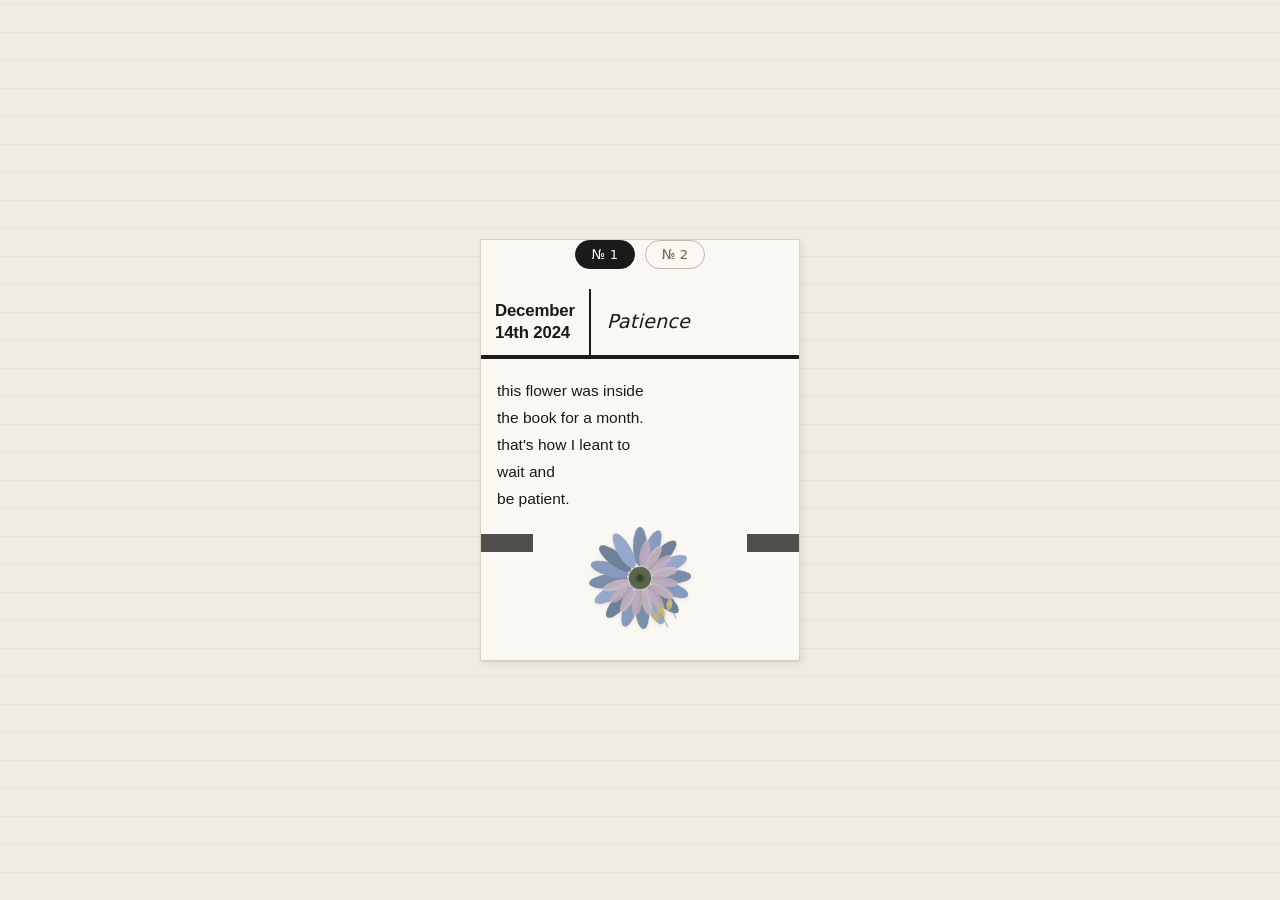
<file: index.html>
<!DOCTYPE html>
<html lang="en">
<head>
  <meta charset="UTF-8">
  <meta name="viewport" content="width=device-width, initial-scale=1.0">
  <title>Patience</title>
  <link rel="stylesheet" href="style.css">
</head>
<body>

  <div class="card">

    <nav class="nav">
  <a href="index.html" class="nav__link nav__link--active">№ 1</a>
  <a href="page2.html" class="nav__link">№ 2</a>
</nav>
    <div class="card__header">
      <div class="card__date">
        <span class="card__date-line">December</span>
        <span class="card__date-line">14th 2024</span>
      </div>
      <div class="card__divider-v"></div>
      <div class="card__word">Patience</div>
    </div>

    <div class="card__divider-h"></div>

    <div class="card__body">
      <p class="card__text">
        this flower was inside<br>
        the book for a month.<br>
        that's how I leant to<br>
        wait and<br>
        be patient.
      </p>
    </div>

    <div class="card__tape card__tape--left"></div>
    <div class="card__tape card__tape--right"></div>

    <div class="card__flower">
      <!-- Pressed flower SVG -->
      <svg viewBox="0 0 200 200" xmlns="http://www.w3.org/2000/svg" class="flower-svg">
        <!-- Outer blue petals -->
        <g opacity="0.85">
          <ellipse cx="100" cy="55" rx="10" ry="28" fill="#4a6fa5" transform="rotate(0 100 100)"/>
          <ellipse cx="100" cy="55" rx="10" ry="28" fill="#5b7fc4" transform="rotate(22 100 100)"/>
          <ellipse cx="100" cy="55" rx="10" ry="28" fill="#3d5e8c" transform="rotate(44 100 100)"/>
          <ellipse cx="100" cy="55" rx="10" ry="28" fill="#6b8fd4" transform="rotate(66 100 100)"/>
          <ellipse cx="100" cy="55" rx="10" ry="28" fill="#4a6fa5" transform="rotate(88 100 100)"/>
          <ellipse cx="100" cy="55" rx="10" ry="28" fill="#5b7fc4" transform="rotate(110 100 100)"/>
          <ellipse cx="100" cy="55" rx="10" ry="28" fill="#3d5e8c" transform="rotate(132 100 100)"/>
          <ellipse cx="100" cy="55" rx="10" ry="28" fill="#6b8fd4" transform="rotate(154 100 100)"/>
          <ellipse cx="100" cy="55" rx="10" ry="28" fill="#4a6fa5" transform="rotate(176 100 100)"/>
          <ellipse cx="100" cy="55" rx="10" ry="28" fill="#5b7fc4" transform="rotate(198 100 100)"/>
          <ellipse cx="100" cy="55" rx="10" ry="28" fill="#3d5e8c" transform="rotate(220 100 100)"/>
          <ellipse cx="100" cy="55" rx="10" ry="28" fill="#6b8fd4" transform="rotate(242 100 100)"/>
          <ellipse cx="100" cy="55" rx="10" ry="28" fill="#4a6fa5" transform="rotate(264 100 100)"/>
          <ellipse cx="100" cy="55" rx="10" ry="28" fill="#5b7fc4" transform="rotate(286 100 100)"/>
          <ellipse cx="100" cy="55" rx="10" ry="28" fill="#3d5e8c" transform="rotate(308 100 100)"/>
          <ellipse cx="100" cy="55" rx="10" ry="28" fill="#6b8fd4" transform="rotate(330 100 100)"/>
        </g>
        <!-- Inner pinkish petals -->
        <g opacity="0.7">
          <ellipse cx="100" cy="65" rx="7" ry="20" fill="#c9a0b8" transform="rotate(11 100 100)"/>
          <ellipse cx="100" cy="65" rx="7" ry="20" fill="#d4b0c4" transform="rotate(33 100 100)"/>
          <ellipse cx="100" cy="65" rx="7" ry="20" fill="#c9a0b8" transform="rotate(55 100 100)"/>
          <ellipse cx="100" cy="65" rx="7" ry="20" fill="#d4b0c4" transform="rotate(77 100 100)"/>
          <ellipse cx="100" cy="65" rx="7" ry="20" fill="#c9a0b8" transform="rotate(99 100 100)"/>
          <ellipse cx="100" cy="65" rx="7" ry="20" fill="#d4b0c4" transform="rotate(121 100 100)"/>
          <ellipse cx="100" cy="65" rx="7" ry="20" fill="#c9a0b8" transform="rotate(143 100 100)"/>
          <ellipse cx="100" cy="65" rx="7" ry="20" fill="#d4b0c4" transform="rotate(165 100 100)"/>
          <ellipse cx="100" cy="65" rx="7" ry="20" fill="#c9a0b8" transform="rotate(187 100 100)"/>
          <ellipse cx="100" cy="65" rx="7" ry="20" fill="#d4b0c4" transform="rotate(209 100 100)"/>
          <ellipse cx="100" cy="65" rx="7" ry="20" fill="#c9a0b8" transform="rotate(231 100 100)"/>
          <ellipse cx="100" cy="65" rx="7" ry="20" fill="#d4b0c4" transform="rotate(253 100 100)"/>
        </g>
        <!-- Small yellow buds -->
        <ellipse cx="130" cy="148" rx="5" ry="9" fill="#c8a84b" transform="rotate(-20 130 148)" opacity="0.9"/>
        <ellipse cx="142" cy="138" rx="4" ry="8" fill="#d4b55a" transform="rotate(10 142 138)" opacity="0.85"/>
        <ellipse cx="122" cy="155" rx="4" ry="7" fill="#c8a84b" transform="rotate(-35 122 155)" opacity="0.8"/>
        <!-- Stems -->
        <path d="M 128 150 Q 135 160 140 170" stroke="#7a8c5a" stroke-width="1.5" fill="none" opacity="0.7"/>
        <path d="M 140 140 Q 148 148 152 158" stroke="#7a8c5a" stroke-width="1.5" fill="none" opacity="0.7"/>
        <!-- Center -->
        <circle cx="100" cy="100" r="16" fill="#2a3d1e" opacity="0.85"/>
        <circle cx="100" cy="100" r="10" fill="#3d5228" opacity="0.9"/>
        <circle cx="100" cy="100" r="5" fill="#1e2d12" opacity="0.95"/>
      </svg>
    </div>

  </div>

</body>
</html>
</file>
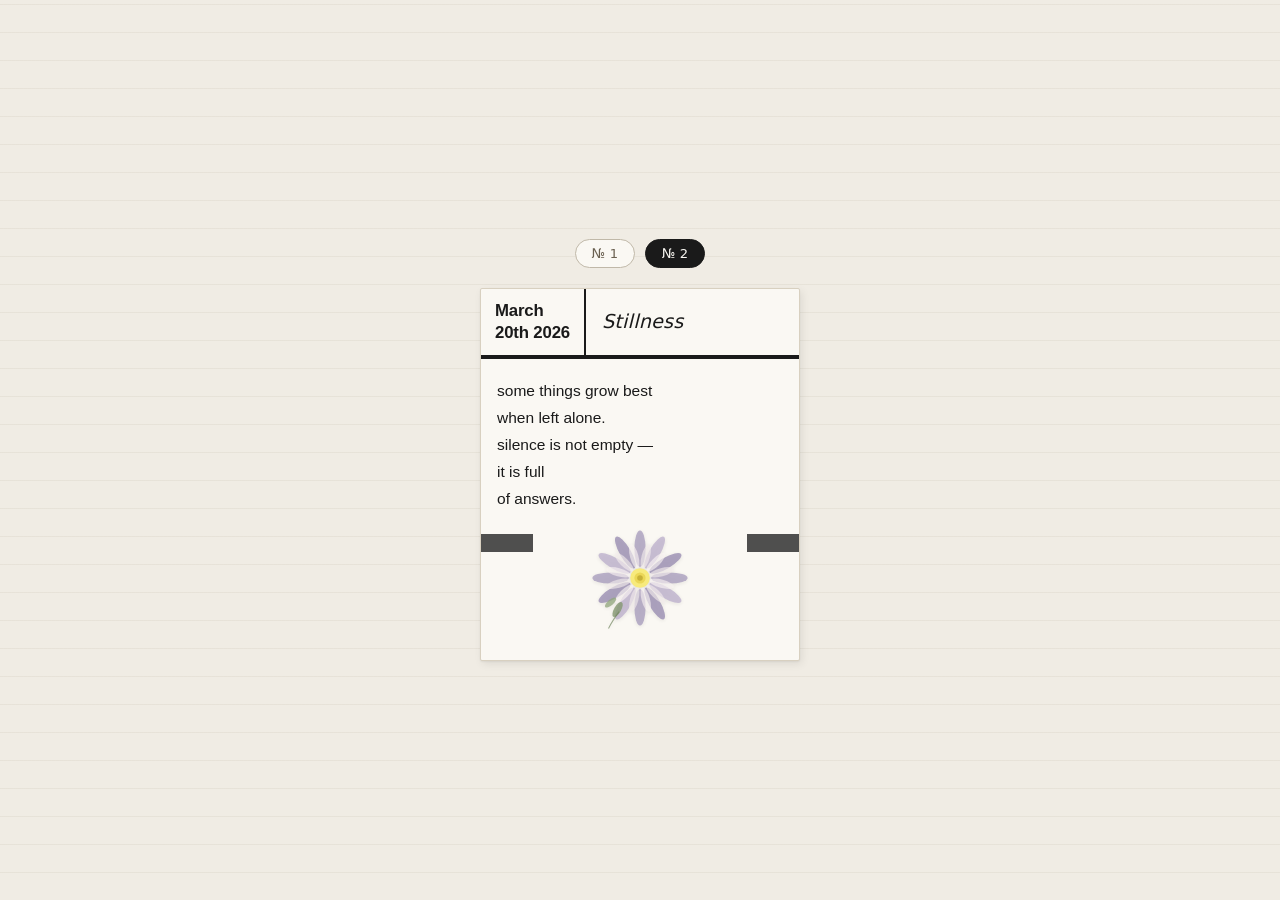
<file: page2.html>
<!DOCTYPE html>
<html lang="en">
<head>
  <meta charset="UTF-8">
  <meta name="viewport" content="width=device-width, initial-scale=1.0">
  <title>Stillness</title>
  <link rel="stylesheet" href="style.css">
</head>
<body>

  <nav class="nav">
    <a href="index.html" class="nav__link">№ 1</a>
    <a href="page2.html" class="nav__link nav__link--active">№ 2</a>
  </nav>

  <div class="card">

    <div class="card__header">
      <div class="card__date">
        <span class="card__date-line">March</span>
        <span class="card__date-line">20th 2026</span>
      </div>
      <div class="card__divider-v"></div>
      <div class="card__word">Stillness</div>
    </div>

    <div class="card__divider-h"></div>

    <div class="card__body">
      <p class="card__text">
        some things grow best<br>
        when left alone.<br>
        silence is not empty —<br>
        it is full<br>
        of answers.
      </p>
    </div>

    <div class="card__tape card__tape--left"></div>
    <div class="card__tape card__tape--right"></div>

    <div class="card__flower">
      <svg viewBox="0 0 200 200" xmlns="http://www.w3.org/2000/svg" class="flower-svg">
        <!-- Lavender petals -->
        <g opacity="0.8">
          <ellipse cx="100" cy="58" rx="8" ry="26" fill="#9b8ec4" transform="rotate(0 100 100)"/>
          <ellipse cx="100" cy="58" rx="8" ry="26" fill="#b0a3d4" transform="rotate(30 100 100)"/>
          <ellipse cx="100" cy="58" rx="8" ry="26" fill="#8a7db8" transform="rotate(60 100 100)"/>
          <ellipse cx="100" cy="58" rx="8" ry="26" fill="#9b8ec4" transform="rotate(90 100 100)"/>
          <ellipse cx="100" cy="58" rx="8" ry="26" fill="#b0a3d4" transform="rotate(120 100 100)"/>
          <ellipse cx="100" cy="58" rx="8" ry="26" fill="#8a7db8" transform="rotate(150 100 100)"/>
          <ellipse cx="100" cy="58" rx="8" ry="26" fill="#9b8ec4" transform="rotate(180 100 100)"/>
          <ellipse cx="100" cy="58" rx="8" ry="26" fill="#b0a3d4" transform="rotate(210 100 100)"/>
          <ellipse cx="100" cy="58" rx="8" ry="26" fill="#8a7db8" transform="rotate(240 100 100)"/>
          <ellipse cx="100" cy="58" rx="8" ry="26" fill="#9b8ec4" transform="rotate(270 100 100)"/>
          <ellipse cx="100" cy="58" rx="8" ry="26" fill="#b0a3d4" transform="rotate(300 100 100)"/>
          <ellipse cx="100" cy="58" rx="8" ry="26" fill="#8a7db8" transform="rotate(330 100 100)"/>
        </g>
        <!-- Inner white petals -->
        <g opacity="0.6">
          <ellipse cx="100" cy="68" rx="6" ry="18" fill="#e8e4f0" transform="rotate(15 100 100)"/>
          <ellipse cx="100" cy="68" rx="6" ry="18" fill="#f0edf8" transform="rotate(45 100 100)"/>
          <ellipse cx="100" cy="68" rx="6" ry="18" fill="#e8e4f0" transform="rotate(75 100 100)"/>
          <ellipse cx="100" cy="68" rx="6" ry="18" fill="#f0edf8" transform="rotate(105 100 100)"/>
          <ellipse cx="100" cy="68" rx="6" ry="18" fill="#e8e4f0" transform="rotate(135 100 100)"/>
          <ellipse cx="100" cy="68" rx="6" ry="18" fill="#f0edf8" transform="rotate(165 100 100)"/>
          <ellipse cx="100" cy="68" rx="6" ry="18" fill="#e8e4f0" transform="rotate(195 100 100)"/>
          <ellipse cx="100" cy="68" rx="6" ry="18" fill="#f0edf8" transform="rotate(225 100 100)"/>
          <ellipse cx="100" cy="68" rx="6" ry="18" fill="#e8e4f0" transform="rotate(255 100 100)"/>
          <ellipse cx="100" cy="68" rx="6" ry="18" fill="#f0edf8" transform="rotate(285 100 100)"/>
          <ellipse cx="100" cy="68" rx="6" ry="18" fill="#e8e4f0" transform="rotate(315 100 100)"/>
          <ellipse cx="100" cy="68" rx="6" ry="18" fill="#f0edf8" transform="rotate(345 100 100)"/>
        </g>
        <!-- Small green leaves -->
        <ellipse cx="68" cy="145" rx="5" ry="12" fill="#6b8c5a" transform="rotate(30 68 145)" opacity="0.8"/>
        <ellipse cx="58" cy="135" rx="4" ry="10" fill="#7a9c68" transform="rotate(50 58 135)" opacity="0.75"/>
        <path d="M 70 148 Q 60 162 55 172" stroke="#5a7a48" stroke-width="1.5" fill="none" opacity="0.7"/>
        <!-- Center -->
        <circle cx="100" cy="100" r="14" fill="#f5e642" opacity="0.9"/>
        <circle cx="100" cy="100" r="8" fill="#e8d020" opacity="0.95"/>
        <circle cx="100" cy="100" r="4" fill="#c4a800" opacity="1"/>
      </svg>
    </div>

  </div>

</body>
</html>
</file>
<file: style.css>
/* ── Reset & Base ── */
*, *::before, *::after {
  box-sizing: border-box;
  margin: 0;
  padding: 0;
}

body {
  min-height: 100vh;
  display: flex;
  flex-direction: column;
  align-items: center;
  justify-content: center;
  background-color: #f0ece4;
  background-image:
    repeating-linear-gradient(
      0deg,
      transparent,
      transparent 27px,
      rgba(180, 170, 150, 0.15) 27px,
      rgba(180, 170, 150, 0.15) 28px
    );
  font-family: 'Segoe UI', system-ui, sans-serif;
  padding: 40px 16px;
}
/* ── Card ── */
.card {
  position: relative;
  width: 320px;
  background-color: #faf8f3;
  border: 1px solid #d8d0c0;
  border-radius: 2px;
  box-shadow:
    2px 3px 8px rgba(0,0,0,0.08),
    0 1px 2px rgba(0,0,0,0.05);
  overflow: visible;
  padding-bottom: 48px;
}

/* ── Header ── */
.card__header {
  display: flex;
  align-items: stretch;
  border-bottom: 2px solid #1a1a1a;
}

.card__date {
  display: flex;
  flex-direction: column;
  padding: 12px 14px;
  gap: 2px;
}

.card__date-line {
  font-size: 1.05rem;
  font-weight: 700;
  color: #1a1a1a;
  font-family: 'Segoe UI', sans-serif;
  letter-spacing: -0.01em;
}

.card__divider-v {
  width: 2px;
  background-color: #1a1a1a;
  flex-shrink: 0;
}

.card__word {
  flex: 1;
  display: flex;
  align-items: center;
  padding: 12px 16px;
  font-size: 1.2rem;
  font-style: italic;
  color: #1a1a1a;
  letter-spacing: 0.01em;
}

.card__divider-h {
  height: 2px;
  background-color: #1a1a1a;
}

/* ── Body text ── */
.card__body {
  padding: 18px 16px 100px;
}

.card__text {
  font-size: 0.97rem;
  line-height: 1.75;
  color: #1a1a1a;
  font-family: 'Segoe UI', sans-serif;
}

/* ── Tape strips ── */
.card__tape {
  position: absolute;
  bottom: 108px;
  width: 52px;
  height: 18px;
  background-color: #2a2a2a;
  opacity: 0.82;
}

.card__tape--left {
  left: 0;
}

.card__tape--right {
  right: 0;
}

/* ── Flower ── */
.card__flower {
  position: absolute;
  bottom: 12px;
  left: 50%;
  transform: translateX(-50%);
  width: 140px;
  height: 140px;
  opacity: 0.9;
  filter: sepia(0.15) saturate(0.9);
}

.flower-svg {
  width: 100%;
  height: 100%;
  filter: drop-shadow(0px 1px 2px rgba(0,0,0,0.12));
}
/* ── Navigation ── */
.nav {
  display: flex;
  gap: 10px;
  justify-content: center;
  margin-bottom: 20px;
}

.nav__link {
  padding: 6px 16px;
  border: 1px solid #c0b8a8;
  border-radius: 20px;
  text-decoration: none;
  font-size: 0.82rem;
  color: #6a6050;
  background: #faf8f3;
  transition: all 0.2s;
}

.nav__link:hover {
  background: #ede8de;
  color: #1a1a1a;
}

.nav__link--active {
  background: #1a1a1a;
  color: #faf8f3;
  border-color: #1a1a1a;
}
</file>
